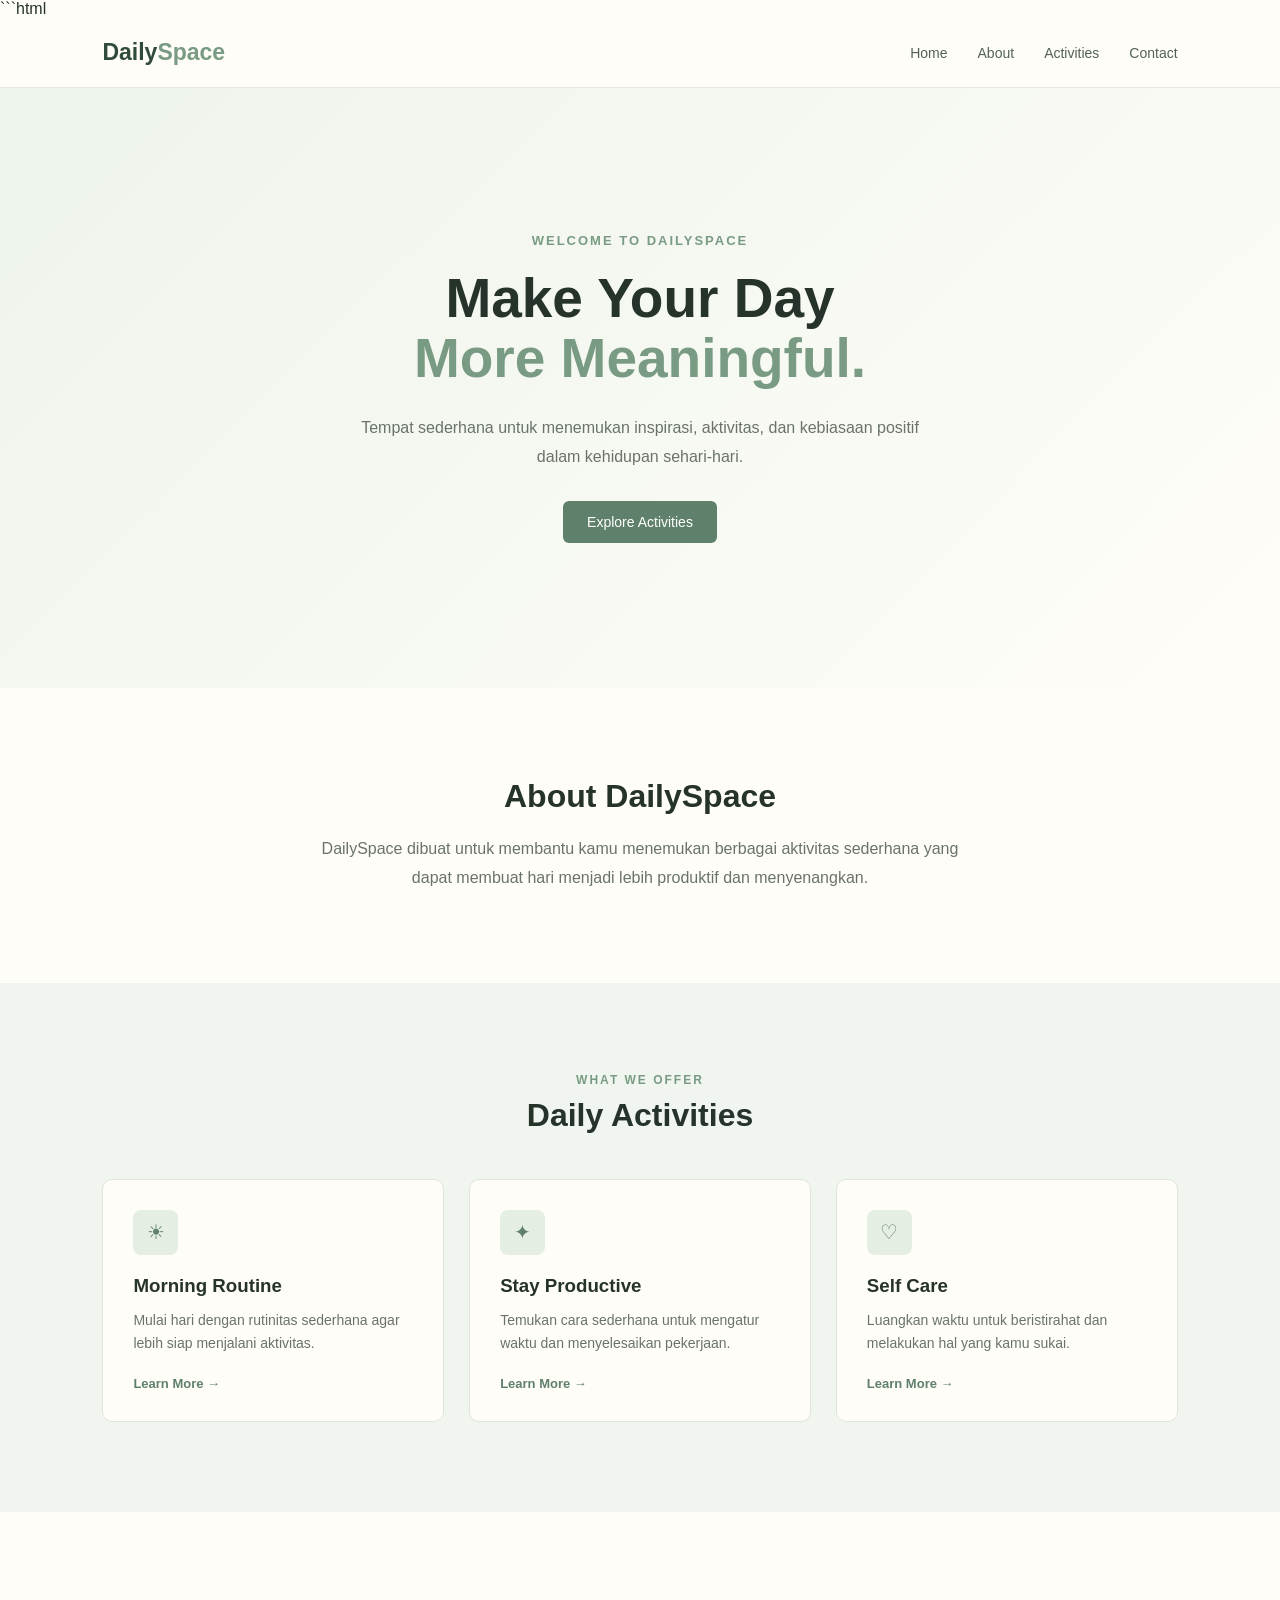
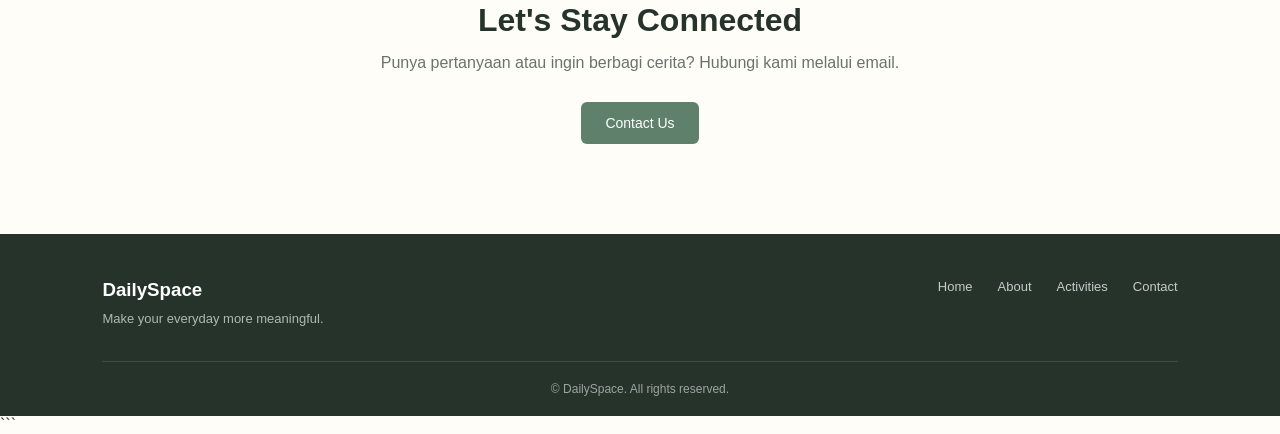
<file: index.html>
```html
<!DOCTYPE html>
<html lang="id">
<head>
    <meta charset="UTF-8">
    <meta name="viewport" content="width=device-width, initial-scale=1.0">

    <title>DailySpace</title>

    <link rel="stylesheet" href="style.css">
</head>
<body>

    <!-- Navbar -->
    <nav class="navbar">
        <div class="logo">Daily<span>Space</span></div>

        <ul class="nav-menu">
            <li><a href="#home">Home</a></li>
            <li><a href="#about">About</a></li>
            <li><a href="#activities">Activities</a></li>
            <li><a href="#contact">Contact</a></li>
        </ul>
    </nav>


    <!-- Home -->
    <section id="home" class="hero">

        <div class="hero-text">
            <p class="subtitle">WELCOME TO DAILYSPACE</p>

            <h1>
                Make Your Day
                <span>More Meaningful.</span>
            </h1>

            <p>
                Tempat sederhana untuk menemukan inspirasi,
                aktivitas, dan kebiasaan positif dalam kehidupan sehari-hari.
            </p>

            <a href="#activities" class="button">Explore Activities</a>
        </div>

    </section>


    <!-- About -->
    <section id="about" class="section">

        <h2>About DailySpace</h2>

        <p class="section-text">
            DailySpace dibuat untuk membantu kamu menemukan
            berbagai aktivitas sederhana yang dapat membuat
            hari menjadi lebih produktif dan menyenangkan.
        </p>

    </section>


    <!-- Activities -->
    <section id="activities" class="activities">

        <div class="section-heading">
            <p>WHAT WE OFFER</p>
            <h2>Daily Activities</h2>
        </div>

        <div class="cards">

            <div class="card">
                <div class="icon">☀</div>

                <h3>Morning Routine</h3>

                <p>
                    Mulai hari dengan rutinitas sederhana
                    agar lebih siap menjalani aktivitas.
                </p>

                <a href="#">Learn More →</a>
            </div>


            <div class="card">
                <div class="icon">✦</div>

                <h3>Stay Productive</h3>

                <p>
                    Temukan cara sederhana untuk mengatur
                    waktu dan menyelesaikan pekerjaan.
                </p>

                <a href="#">Learn More →</a>
            </div>


            <div class="card">
                <div class="icon">♡</div>

                <h3>Self Care</h3>

                <p>
                    Luangkan waktu untuk beristirahat
                    dan melakukan hal yang kamu sukai.
                </p>

                <a href="#">Learn More →</a>
            </div>

        </div>

    </section>


    <!-- Contact -->
    <section id="contact" class="contact">

        <h2>Let's Stay Connected</h2>

        <p>
            Punya pertanyaan atau ingin berbagi cerita?
            Hubungi kami melalui email.
        </p>

        <a href="mailto:hello@dailyspace.com" class="button">
            Contact Us
        </a>

    </section>


    <!-- Footer -->
    <footer>

        <div class="footer-content">

            <div>
                <h3>DailySpace</h3>

                <p>
                    Make your everyday more meaningful.
                </p>
            </div>

            <div class="footer-links">
                <a href="#home">Home</a>
                <a href="#about">About</a>
                <a href="#activities">Activities</a>
                <a href="#contact">Contact</a>
            </div>

        </div>

        <div class="copyright">
            © <span id="year"></span> DailySpace. All rights reserved.
        </div>

    </footer>


    <script src="script.js"></script>

</body>
</html>
```
</file>
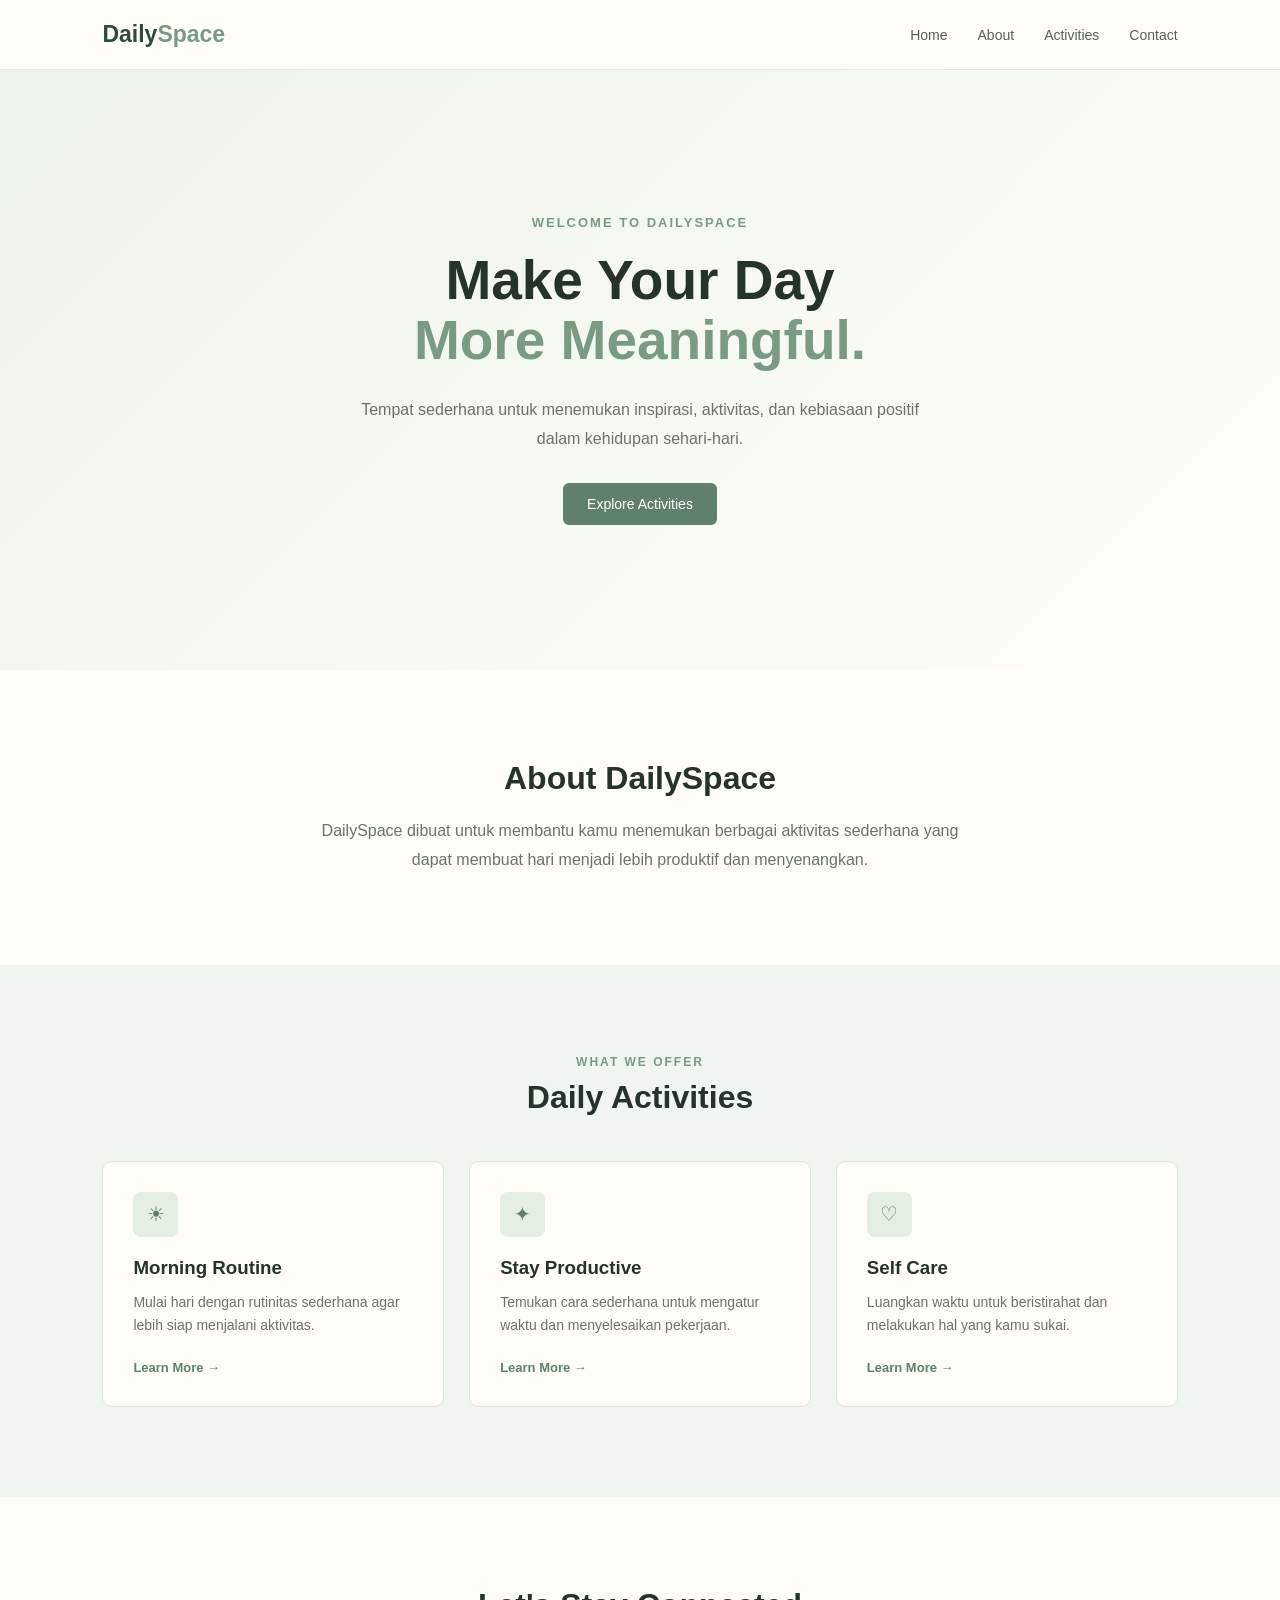
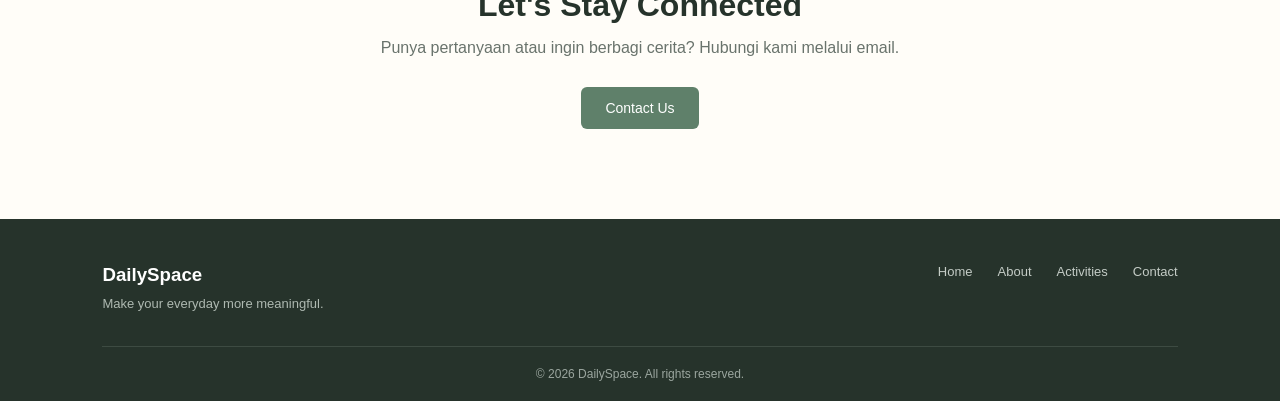
<file: apalah/index.html>
<!DOCTYPE html>
<html lang="id">
<head>
    <meta charset="UTF-8">
    <meta name="viewport" content="width=device-width, initial-scale=1.0">

    <title>DailySpace</title>

    <link rel="stylesheet" href="style.css">
</head>
<body>

    <!-- Navbar -->
    <nav class="navbar">
        <div class="logo">Daily<span>Space</span></div>

        <ul class="nav-menu">
            <li><a href="#home">Home</a></li>
            <li><a href="#about">About</a></li>
            <li><a href="#activities">Activities</a></li>
            <li><a href="#contact">Contact</a></li>
        </ul>
    </nav>


    <!-- Home -->
    <section id="home" class="hero">

        <div class="hero-text">
            <p class="subtitle">WELCOME TO DAILYSPACE</p>

            <h1>
                Make Your Day
                <span>More Meaningful.</span>
            </h1>

            <p>
                Tempat sederhana untuk menemukan inspirasi,
                aktivitas, dan kebiasaan positif dalam kehidupan sehari-hari.
            </p>

            <a href="#activities" class="button">Explore Activities</a>
        </div>

    </section>


    <!-- About -->
    <section id="about" class="section">

        <h2>About DailySpace</h2>

        <p class="section-text">
            DailySpace dibuat untuk membantu kamu menemukan
            berbagai aktivitas sederhana yang dapat membuat
            hari menjadi lebih produktif dan menyenangkan.
        </p>

    </section>


    <!-- Activities -->
    <section id="activities" class="activities">

        <div class="section-heading">
            <p>WHAT WE OFFER</p>
            <h2>Daily Activities</h2>
        </div>

        <div class="cards">

            <div class="card">
                <div class="icon">☀</div>

                <h3>Morning Routine</h3>

                <p>
                    Mulai hari dengan rutinitas sederhana
                    agar lebih siap menjalani aktivitas.
                </p>

                <a href="#">Learn More →</a>
            </div>


            <div class="card">
                <div class="icon">✦</div>

                <h3>Stay Productive</h3>

                <p>
                    Temukan cara sederhana untuk mengatur
                    waktu dan menyelesaikan pekerjaan.
                </p>

                <a href="#">Learn More →</a>
            </div>


            <div class="card">
                <div class="icon">♡</div>

                <h3>Self Care</h3>

                <p>
                    Luangkan waktu untuk beristirahat
                    dan melakukan hal yang kamu sukai.
                </p>

                <a href="#">Learn More →</a>
            </div>

        </div>

    </section>


    <!-- Contact -->
    <section id="contact" class="contact">

        <h2>Let's Stay Connected</h2>

        <p>
            Punya pertanyaan atau ingin berbagi cerita?
            Hubungi kami melalui email.
        </p>

        <a href="mailto:hello@dailyspace.com" class="button">
            Contact Us
        </a>

    </section>


    <!-- Footer -->
    <footer>

        <div class="footer-content">

            <div>
                <h3>DailySpace</h3>

                <p>
                    Make your everyday more meaningful.
                </p>
            </div>

            <div class="footer-links">
                <a href="#home">Home</a>
                <a href="#about">About</a>
                <a href="#activities">Activities</a>
                <a href="#contact">Contact</a>
            </div>

        </div>

        <div class="copyright">
            © <span id="year"></span> DailySpace. All rights reserved.
        </div>

    </footer>


    <script src="script.js"></script>

</body>
</html>
</file>
<file: style.css>
* {
    margin: 0;
    padding: 0;
    box-sizing: border-box;
}

html {
    scroll-behavior: smooth;
}

body {
    font-family: Arial, sans-serif;
    color: #26332b;
    background-color: #fffdf8;
}


/* =====================
   NAVBAR
===================== */

.navbar {
    height: 70px;
    padding: 0 8%;

    display: flex;
    align-items: center;
    justify-content: space-between;

    background-color: #fffdf8;

    position: sticky;
    top: 0;
    z-index: 100;

    border-bottom: 1px solid #e9e6dc;
}

.logo {
    font-size: 23px;
    font-weight: bold;
    color: #314b3b;
}

.logo span {
    color: #799b83;
}

.nav-menu {
    display: flex;
    gap: 30px;

    list-style: none;
}

.nav-menu a {
    color: #536258;
    text-decoration: none;
    font-size: 14px;

    transition: 0.3s;
}

.nav-menu a:hover {
    color: #799b83;
}


/* =====================
   HERO
===================== */

.hero {
    min-height: 600px;

    display: flex;
    align-items: center;
    justify-content: center;

    text-align: center;

    padding: 80px 20px;

    background:
        linear-gradient(
            135deg,
            #edf4ec,
            #fffdf8
        );
}

.hero-text {
    max-width: 700px;
}

.subtitle {
    color: #799b83;
    font-size: 13px;
    font-weight: bold;

    letter-spacing: 2px;

    margin-bottom: 20px;
}

.hero h1 {
    font-size: 55px;
    line-height: 1.1;

    margin-bottom: 25px;

    color: #26332b;
}

.hero h1 span {
    display: block;
    color: #799b83;
}

.hero-text > p:not(.subtitle) {
    color: #69736c;
    line-height: 1.8;

    max-width: 600px;
    margin: auto;
}

.button {
    display: inline-block;

    margin-top: 30px;

    padding: 13px 24px;

    color: white;
    background-color: #5f806a;

    border-radius: 6px;

    text-decoration: none;
    font-size: 14px;

    transition: 0.3s;
}

.button:hover {
    background-color: #46644f;
    transform: translateY(-3px);
}


/* =====================
   ABOUT
===================== */

.section {
    max-width: 900px;
    margin: auto;

    padding: 90px 25px;

    text-align: center;
}

.section h2 {
    font-size: 32px;
    margin-bottom: 20px;
}

.section-text {
    max-width: 650px;
    margin: auto;

    color: #69736c;
    line-height: 1.8;
}


/* =====================
   ACTIVITIES
===================== */

.activities {
    padding: 90px 8%;

    background-color: #f1f5ef;
}

.section-heading {
    text-align: center;
    margin-bottom: 45px;
}

.section-heading p {
    color: #799b83;

    font-size: 12px;
    font-weight: bold;

    letter-spacing: 2px;

    margin-bottom: 10px;
}

.section-heading h2 {
    font-size: 32px;
}

.cards {
    max-width: 1100px;
    margin: auto;

    display: flex;
    gap: 25px;
}

.card {
    flex: 1;

    padding: 30px;

    background-color: #fffdf8;

    border: 1px solid #e0e5dc;

    border-radius: 10px;

    transition: 0.3s;
}

.card:hover {
    transform: translateY(-7px);

    box-shadow:
        0 12px 25px rgba(54, 75, 60, 0.1);
}

.icon {
    width: 45px;
    height: 45px;

    display: flex;
    align-items: center;
    justify-content: center;

    margin-bottom: 20px;

    border-radius: 8px;

    color: #5f806a;
    background-color: #e5eee3;

    font-size: 20px;
}

.card h3 {
    margin-bottom: 12px;
}

.card p {
    color: #69736c;

    font-size: 14px;
    line-height: 1.7;

    margin-bottom: 20px;
}

.card a {
    color: #5f806a;

    text-decoration: none;

    font-size: 13px;
    font-weight: bold;
}


/* =====================
   CONTACT
===================== */

.contact {
    padding: 90px 20px;

    text-align: center;

    background-color: #fffdf8;
}

.contact h2 {
    font-size: 32px;
    margin-bottom: 15px;
}

.contact p {
    color: #69736c;
}


/* =====================
   FOOTER
===================== */

footer {
    padding: 45px 8% 20px;

    color: white;

    background-color: #26332b;
}

.footer-content {
    max-width: 1100px;
    margin: auto;

    display: flex;
    justify-content: space-between;

    padding-bottom: 35px;
}

.footer-content h3 {
    margin-bottom: 10px;
}

.footer-content p {
    color: #aeb9b1;
    font-size: 13px;
}

.footer-links {
    display: flex;
    gap: 25px;
}

.footer-links a {
    color: #c4ccc6;

    text-decoration: none;

    font-size: 13px;

    transition: 0.3s;
}

.footer-links a:hover {
    color: white;
}

.copyright {
    padding-top: 20px;

    text-align: center;

    border-top: 1px solid #3d4b42;

    color: #9ba69f;

    font-size: 12px;
}


/* =====================
   RESPONSIVE
===================== */

@media (max-width: 768px) {

    .nav-menu {
        gap: 12px;
    }

    .nav-menu a {
        font-size: 12px;
    }

    .hero h1 {
        font-size: 40px;
    }

    .cards {
        flex-direction: column;
    }

    .footer-content {
        flex-direction: column;
        gap: 25px;
        text-align: center;
    }

    .footer-links {
        justify-content: center;
        flex-wrap: wrap;
    }
}
</file>
<file: apalah/style.css>
* {
    margin: 0;
    padding: 0;
    box-sizing: border-box;
}

html {
    scroll-behavior: smooth;
}

body {
    font-family: Arial, sans-serif;
    color: #26332b;
    background-color: #fffdf8;
}


/* =====================
   NAVBAR
===================== */

.navbar {
    height: 70px;
    padding: 0 8%;

    display: flex;
    align-items: center;
    justify-content: space-between;

    background-color: #fffdf8;

    position: sticky;
    top: 0;
    z-index: 100;

    border-bottom: 1px solid #e9e6dc;
}

.logo {
    font-size: 23px;
    font-weight: bold;
    color: #314b3b;
}

.logo span {
    color: #799b83;
}

.nav-menu {
    display: flex;
    gap: 30px;

    list-style: none;
}

.nav-menu a {
    color: #536258;
    text-decoration: none;
    font-size: 14px;

    transition: 0.3s;
}

.nav-menu a:hover {
    color: #799b83;
}


/* =====================
   HERO
===================== */

.hero {
    min-height: 600px;

    display: flex;
    align-items: center;
    justify-content: center;

    text-align: center;

    padding: 80px 20px;

    background:
        linear-gradient(
            135deg,
            #edf4ec,
            #fffdf8
        );
}

.hero-text {
    max-width: 700px;
}

.subtitle {
    color: #799b83;
    font-size: 13px;
    font-weight: bold;

    letter-spacing: 2px;

    margin-bottom: 20px;
}

.hero h1 {
    font-size: 55px;
    line-height: 1.1;

    margin-bottom: 25px;

    color: #26332b;
}

.hero h1 span {
    display: block;
    color: #799b83;
}

.hero-text > p:not(.subtitle) {
    color: #69736c;
    line-height: 1.8;

    max-width: 600px;
    margin: auto;
}

.button {
    display: inline-block;

    margin-top: 30px;

    padding: 13px 24px;

    color: white;
    background-color: #5f806a;

    border-radius: 6px;

    text-decoration: none;
    font-size: 14px;

    transition: 0.3s;
}

.button:hover {
    background-color: #46644f;
    transform: translateY(-3px);
}


/* =====================
   ABOUT
===================== */

.section {
    max-width: 900px;
    margin: auto;

    padding: 90px 25px;

    text-align: center;
}

.section h2 {
    font-size: 32px;
    margin-bottom: 20px;
}

.section-text {
    max-width: 650px;
    margin: auto;

    color: #69736c;
    line-height: 1.8;
}


/* =====================
   ACTIVITIES
===================== */

.activities {
    padding: 90px 8%;

    background-color: #f1f5ef;
}

.section-heading {
    text-align: center;
    margin-bottom: 45px;
}

.section-heading p {
    color: #799b83;

    font-size: 12px;
    font-weight: bold;

    letter-spacing: 2px;

    margin-bottom: 10px;
}

.section-heading h2 {
    font-size: 32px;
}

.cards {
    max-width: 1100px;
    margin: auto;

    display: flex;
    gap: 25px;
}

.card {
    flex: 1;

    padding: 30px;

    background-color: #fffdf8;

    border: 1px solid #e0e5dc;

    border-radius: 10px;

    transition: 0.3s;
}

.card:hover {
    transform: translateY(-7px);

    box-shadow:
        0 12px 25px rgba(54, 75, 60, 0.1);
}

.icon {
    width: 45px;
    height: 45px;

    display: flex;
    align-items: center;
    justify-content: center;

    margin-bottom: 20px;

    border-radius: 8px;

    color: #5f806a;
    background-color: #e5eee3;

    font-size: 20px;
}

.card h3 {
    margin-bottom: 12px;
}

.card p {
    color: #69736c;

    font-size: 14px;
    line-height: 1.7;

    margin-bottom: 20px;
}

.card a {
    color: #5f806a;

    text-decoration: none;

    font-size: 13px;
    font-weight: bold;
}


/* =====================
   CONTACT
===================== */

.contact {
    padding: 90px 20px;

    text-align: center;

    background-color: #fffdf8;
}

.contact h2 {
    font-size: 32px;
    margin-bottom: 15px;
}

.contact p {
    color: #69736c;
}


/* =====================
   FOOTER
===================== */

footer {
    padding: 45px 8% 20px;

    color: white;

    background-color: #26332b;
}

.footer-content {
    max-width: 1100px;
    margin: auto;

    display: flex;
    justify-content: space-between;

    padding-bottom: 35px;
}

.footer-content h3 {
    margin-bottom: 10px;
}

.footer-content p {
    color: #aeb9b1;
    font-size: 13px;
}

.footer-links {
    display: flex;
    gap: 25px;
}

.footer-links a {
    color: #c4ccc6;

    text-decoration: none;

    font-size: 13px;

    transition: 0.3s;
}

.footer-links a:hover {
    color: white;
}

.copyright {
    padding-top: 20px;

    text-align: center;

    border-top: 1px solid #3d4b42;

    color: #9ba69f;

    font-size: 12px;
}


/* =====================
   RESPONSIVE
===================== */

@media (max-width: 768px) {

    .nav-menu {
        gap: 12px;
    }

    .nav-menu a {
        font-size: 12px;
    }

    .hero h1 {
        font-size: 40px;
    }

    .cards {
        flex-direction: column;
    }

    .footer-content {
        flex-direction: column;
        gap: 25px;
        text-align: center;
    }

    .footer-links {
        justify-content: center;
        flex-wrap: wrap;
    }
}
</file>
